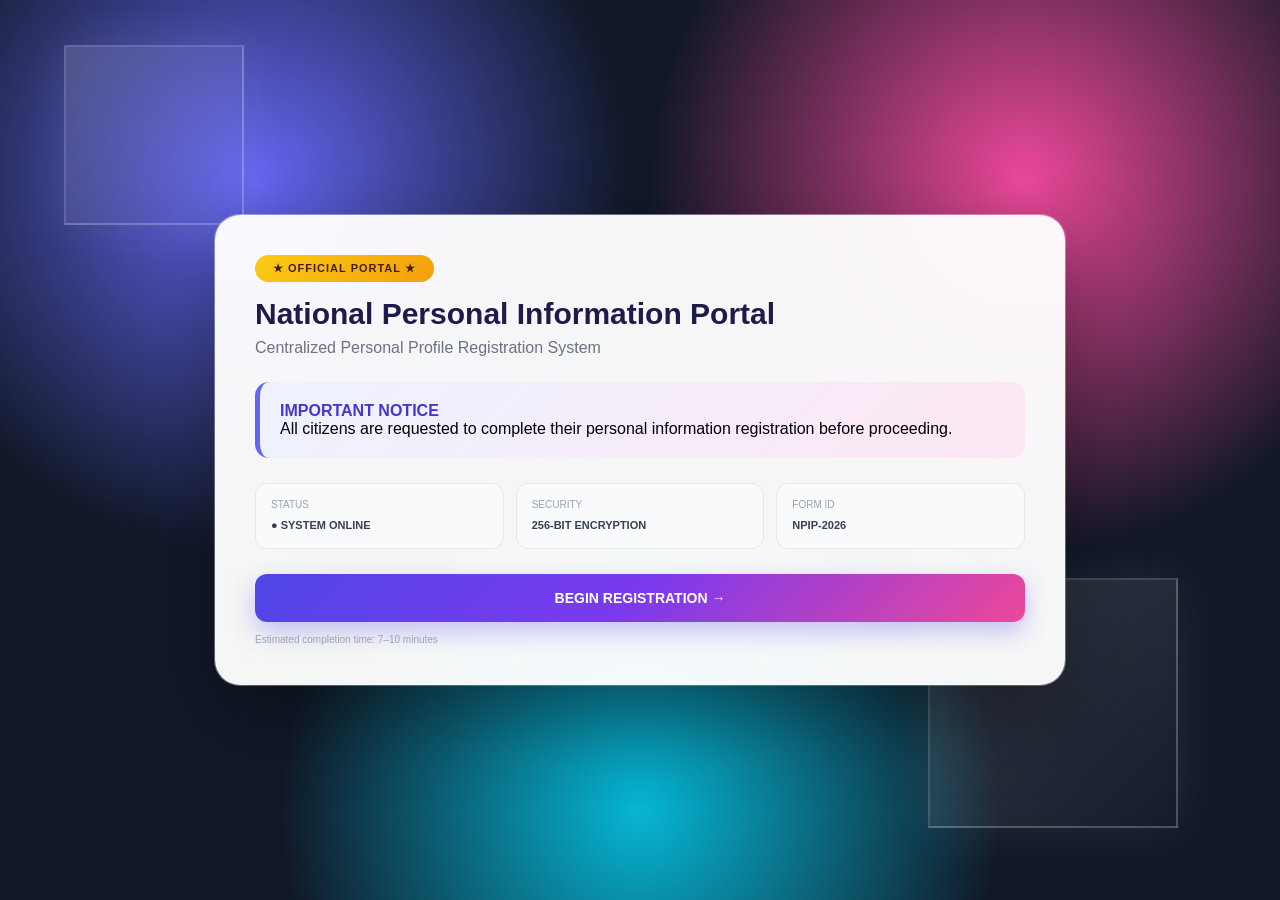
<file: index.html>
<!DOCTYPE html>
<html lang="en">
<head>
    <meta charset="UTF-8">
    <meta name="viewport" content="width=device-width, initial-scale=1.0">
    <title>Official Citizen Portal</title>
    <link rel="stylesheet" href="style.css">
</head>

<body>

<div class="background-3d">
    <div class="cube cube1"></div>
    <div class="cube cube2"></div>
    <div class="cube cube3"></div>
</div>

<div class="card landing-card">

    <div class="official-badge">
        ★ OFFICIAL PORTAL ★
    </div>

    <h1>National Personal Information Portal</h1>

    <p class="subtitle">
        Centralized Personal Profile Registration System
    </p>

    <div class="notice">
        <strong>IMPORTANT NOTICE</strong>
        <p>
            All citizens are requested to complete their
            personal information registration before proceeding.
        </p>
    </div>

    <div class="fake-info">
        <div>
            <span>STATUS</span>
            <strong>● SYSTEM ONLINE</strong>
        </div>

        <div>
            <span>SECURITY</span>
            <strong>256-BIT ENCRYPTION</strong>
        </div>

        <div>
            <span>FORM ID</span>
            <strong>NPIP-2026</strong>
        </div>
    </div>

    <button onclick="startApplication()">
        BEGIN REGISTRATION →
    </button>

    <p class="tiny">
        Estimated completion time: 7–10 minutes
    </p>

</div>

<script>
function startApplication() {

    const button = document.querySelector("button");

    button.innerHTML = "INITIALIZING SECURE PORTAL...";
    button.disabled = true;

    setTimeout(() => {
        window.location.href = "profile.html";
    }, 2500);
}
</script>

</body>
</html>
</file>
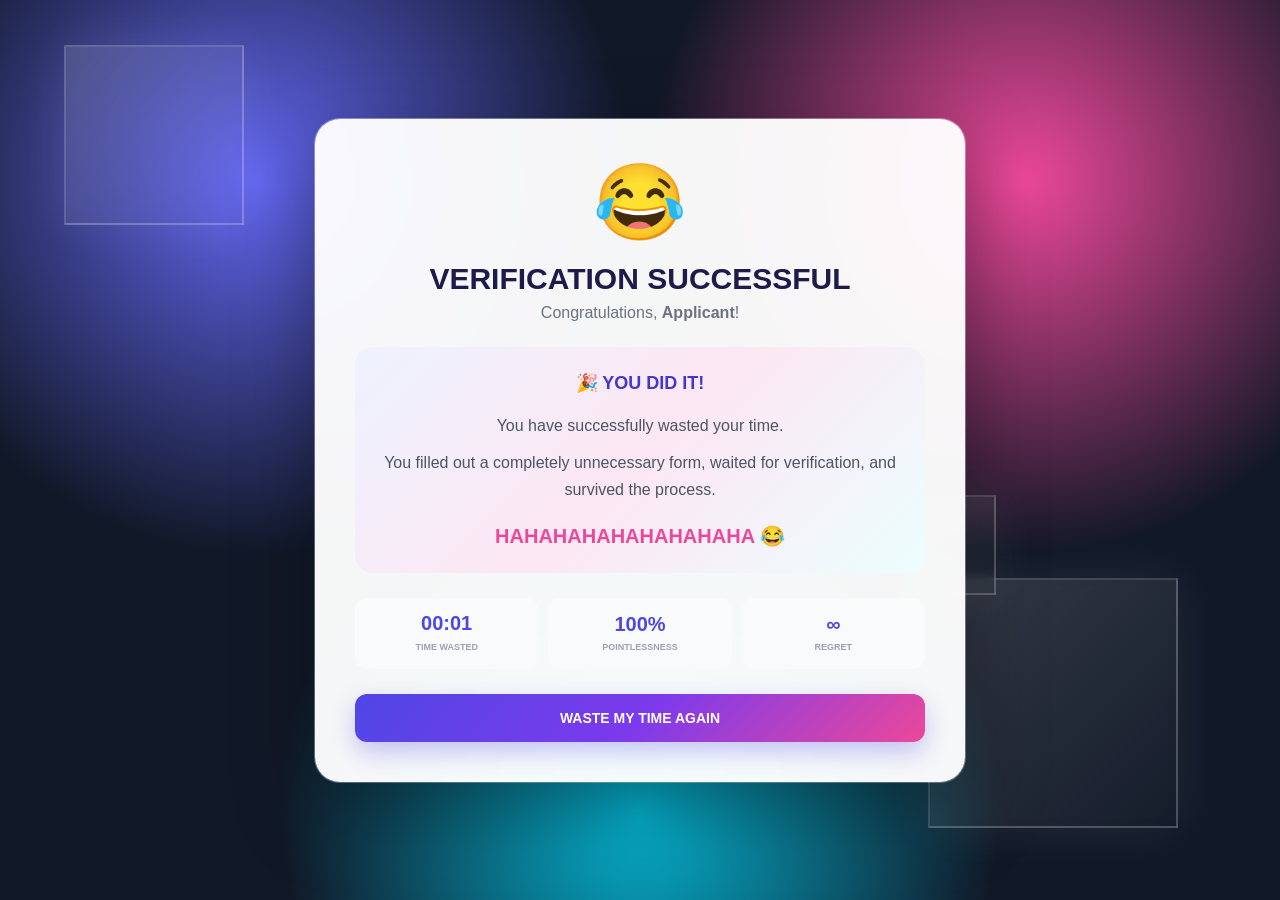
<file: final.html>
<!DOCTYPE html>
<html lang="en">

<head>
    <meta charset="UTF-8">

    <meta name="viewport"
          content="width=device-width, initial-scale=1.0">

    <title>Application Result</title>

    <link rel="stylesheet" href="style.css">
</head>

<body>

<div class="background-3d">
    <div class="cube cube1"></div>
    <div class="cube cube2"></div>
    <div class="cube cube3"></div>
</div>

<div class="card result-card">

    <div class="success-icon">
        😂
    </div>

    <h1>VERIFICATION SUCCESSFUL</h1>

    <p class="welcome">
        Congratulations,
        <strong id="name">Applicant</strong>!
    </p>

    <div class="result-message">

        <h2>🎉 YOU DID IT!</h2>

        <p>
            You have successfully wasted your time.
        </p>

        <p>
            You filled out a completely unnecessary form,
            waited for verification, and survived the process.
        </p>

        <div class="laugh">
            HAHAHAHAHAHAHAHAHA 😂
        </div>

    </div>

    <div class="statistics">

        <div>
            <strong id="timer">00:00</strong>
            <span>TIME WASTED</span>
        </div>

        <div>
            <strong>100%</strong>
            <span>POINTLESSNESS</span>
        </div>

        <div>
            <strong>∞</strong>
            <span>REGRET</span>
        </div>

    </div>

    <button onclick="location.href='index.html'">
        WASTE MY TIME AGAIN
    </button>

</div>

<script>

const name = localStorage.getItem("name");

if (name) {
    document.getElementById("name").innerText = name;
}

let seconds = 0;

setInterval(() => {

    seconds++;

    const mins = String(Math.floor(seconds / 60)).padStart(2, "0");
    const secs = String(seconds % 60).padStart(2, "0");

    document.getElementById("timer").innerText =
        mins + ":" + secs;

}, 1000);


/* Laughter */

setTimeout(() => {

    const laugh = new SpeechSynthesisUtterance(
        "Hahahahahahahaha! You have successfully wasted your time!"
    );

    laugh.rate = 1.15;
    laugh.pitch = 1.5;
    laugh.volume = 1;

    speechSynthesis.speak(laugh);

}, 700);

</script>

</body>
</html>
</file>
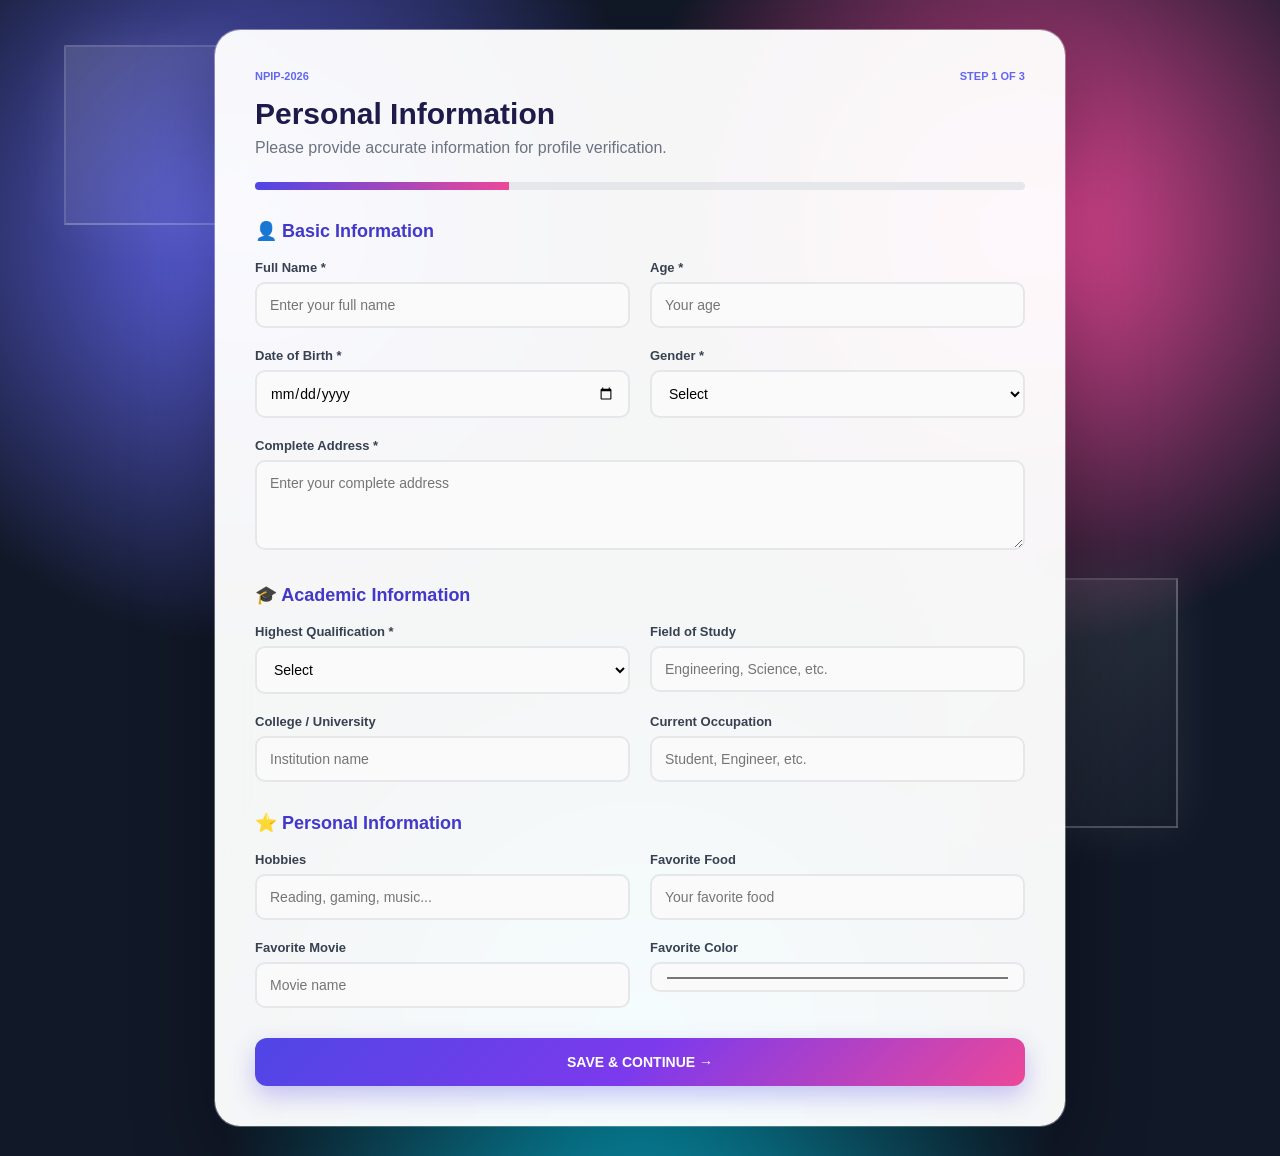
<file: profile.html>
<!DOCTYPE html>
<html lang="en">

<head>
    <meta charset="UTF-8">
    <meta name="viewport" content="width=device-width, initial-scale=1.0">
    <title>Personal Registration</title>
    <link rel="stylesheet" href="style.css">
</head>

<body>

<div class="background-3d">
    <div class="cube cube1"></div>
    <div class="cube cube2"></div>
    <div class="cube cube3"></div>
</div>

<div class="card form-card">

    <div class="top-bar">
        <span>NPIP-2026</span>
        <span>STEP 1 OF 3</span>
    </div>

    <h1>Personal Information</h1>

    <p class="subtitle">
        Please provide accurate information for profile verification.
    </p>

    <div class="progress">
        <div style="width:33%"></div>
    </div>

    <form onsubmit="nextPage(event)">

        <div class="section">
            <h2>👤 Basic Information</h2>

            <div class="grid">

                <div>
                    <label>Full Name *</label>
                    <input id="name" required
                           placeholder="Enter your full name">
                </div>

                <div>
                    <label>Age *</label>
                    <input type="number" required
                           placeholder="Your age">
                </div>

                <div>
                    <label>Date of Birth *</label>
                    <input type="date" required>
                </div>

                <div>
                    <label>Gender *</label>
                    <select required>
                        <option value="">Select</option>
                        <option>Male</option>
                        <option>Female</option>
                        <option>Other</option>
                        <option>Prefer not to say</option>
                    </select>
                </div>

                <div class="full">
                    <label>Complete Address *</label>
                    <textarea required
                              placeholder="Enter your complete address"></textarea>
                </div>

            </div>
        </div>

        <div class="section">

            <h2>🎓 Academic Information</h2>

            <div class="grid">

                <div>
                    <label>Highest Qualification *</label>
                    <select required>
                        <option value="">Select</option>
                        <option>High School</option>
                        <option>Diploma</option>
                        <option>Bachelor's Degree</option>
                        <option>Master's Degree</option>
                        <option>PhD</option>
                    </select>
                </div>

                <div>
                    <label>Field of Study</label>
                    <input placeholder="Engineering, Science, etc.">
                </div>

                <div>
                    <label>College / University</label>
                    <input placeholder="Institution name">
                </div>

                <div>
                    <label>Current Occupation</label>
                    <input placeholder="Student, Engineer, etc.">
                </div>

            </div>

        </div>

        <div class="section">

            <h2>⭐ Personal Information</h2>

            <div class="grid">

                <div>
                    <label>Hobbies</label>
                    <input placeholder="Reading, gaming, music...">
                </div>

                <div>
                    <label>Favorite Food</label>
                    <input placeholder="Your favorite food">
                </div>

                <div>
                    <label>Favorite Movie</label>
                    <input placeholder="Movie name">
                </div>

                <div>
                    <label>Favorite Color</label>
                    <input type="color">
                </div>

            </div>

        </div>

        <button type="submit">
            SAVE & CONTINUE →
        </button>

    </form>

</div>

<script>

function nextPage(event) {

    event.preventDefault();

    const name = document.getElementById("name").value;

    localStorage.setItem("name", name);

    const button = document.querySelector("button");

    button.innerHTML = "SAVING INFORMATION...";

    button.disabled = true;

    setTimeout(() => {

        button.innerHTML = "VERIFYING DATA...";

        setTimeout(() => {
            window.location.href = "verification.html";
        }, 1800);

    }, 1800);
}

</script>

</body>
</html>
</file>
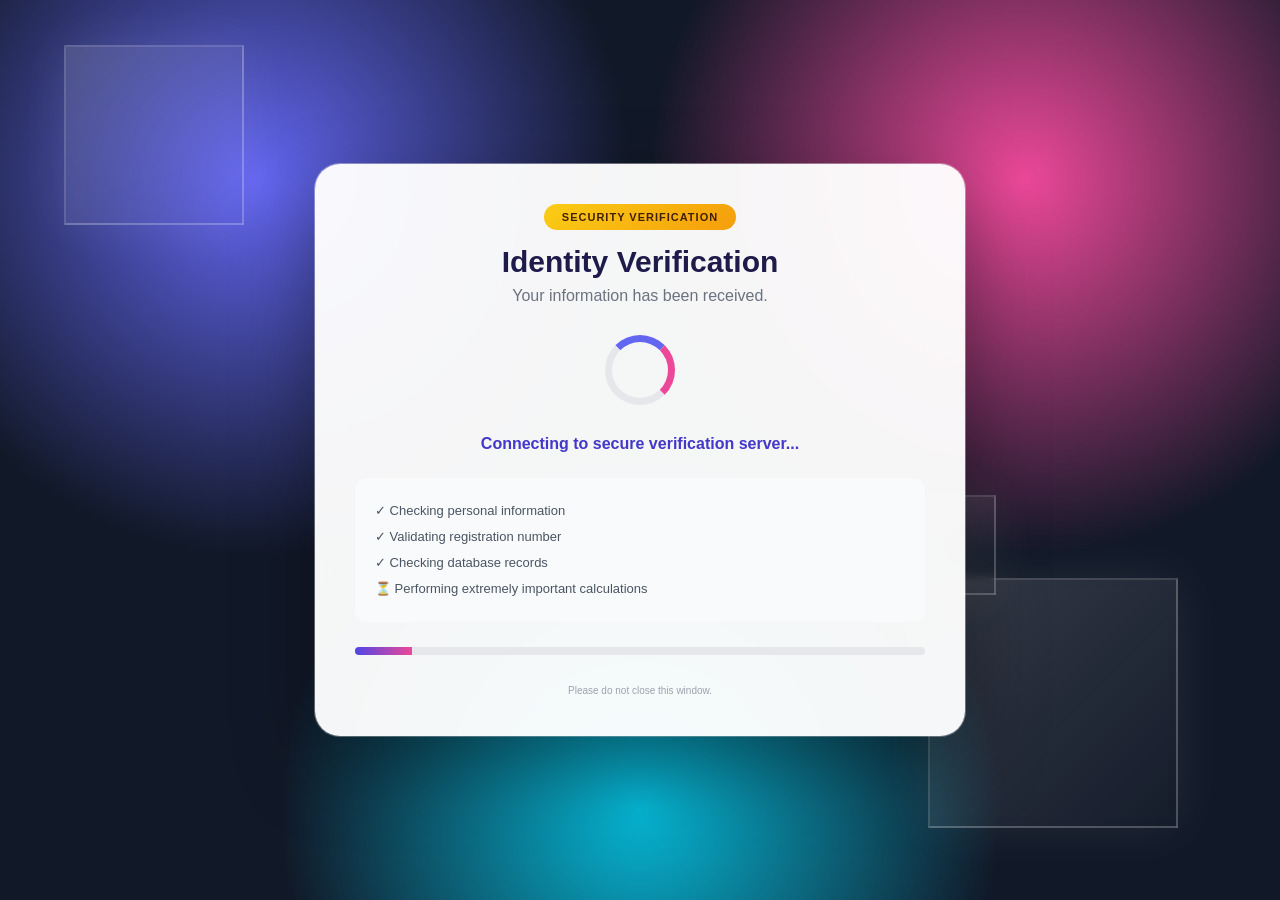
<file: verification.html>
<!DOCTYPE html>
<html lang="en">

<head>
    <meta charset="UTF-8">
    <meta name="viewport"
          content="width=device-width, initial-scale=1.0">

    <title>Verification</title>

    <link rel="stylesheet" href="style.css">
</head>

<body>

<div class="background-3d">
    <div class="cube cube1"></div>
    <div class="cube cube2"></div>
    <div class="cube cube3"></div>
</div>

<div class="card verification-card">

    <div class="official-badge">
        SECURITY VERIFICATION
    </div>

    <h1>Identity Verification</h1>

    <p class="subtitle">
        Your information has been received.
    </p>

    <div class="loader"></div>

    <div id="status">
        Connecting to secure verification server...
    </div>

    <div class="verification-list">

        <p>✓ Checking personal information</p>

        <p>✓ Validating registration number</p>

        <p>✓ Checking database records</p>

        <p>⏳ Performing extremely important calculations</p>

    </div>

    <div class="progress big-progress">
        <div id="verifyProgress"></div>
    </div>

    <p class="tiny">
        Please do not close this window.
    </p>

</div>

<script>

let progress = 0;

const bar = document.getElementById("verifyProgress");
const status = document.getElementById("status");

const messages = [
    "Connecting to secure verification server...",
    "Searching national database...",
    "Analyzing personal information...",
    "Cross-checking hobbies...",
    "Evaluating favorite food...",
    "Determining life achievements...",
    "Performing extremely important calculations...",
    "Verification almost complete..."
];

let messageIndex = 0;

const interval = setInterval(() => {

    progress += 5;

    bar.style.width = progress + "%";

    if (progress % 15 === 0 && messageIndex < messages.length - 1) {
        messageIndex++;
        status.innerText = messages[messageIndex];
    }

    if (progress >= 100) {

        clearInterval(interval);

        status.innerText =
            "Verification completed successfully.";

        setTimeout(() => {
            window.location.href = "final.html";
        }, 2200);
    }

}, 450);

</script>

</body>
</html>
</file>
<file: style.css>
* {
    box-sizing: border-box;
    margin: 0;
    padding: 0;
    font-family: "Segoe UI", Arial, sans-serif;
}

body {
    min-height: 100vh;

    display: flex;
    justify-content: center;
    align-items: center;

    padding: 30px 15px;

    background:
        radial-gradient(circle at 20% 20%, #6366f1, transparent 30%),
        radial-gradient(circle at 80% 20%, #ec4899, transparent 30%),
        radial-gradient(circle at 50% 90%, #06b6d4, transparent 35%),
        #111827;

    overflow-x: hidden;
}


/* ---------------- 3D BACKGROUND ---------------- */

.background-3d {
    position: fixed;
    inset: 0;
    overflow: hidden;
    z-index: -1;
    perspective: 1000px;
}

.cube {
    position: absolute;

    width: 180px;
    height: 180px;

    border: 2px solid rgba(255,255,255,0.18);

    background:
        linear-gradient(
            135deg,
            rgba(255,255,255,0.15),
            rgba(255,255,255,0.02)
        );

    backdrop-filter: blur(5px);

    transform-style: preserve-3d;

    box-shadow:
        0 0 50px rgba(255,255,255,0.08);

    animation: rotateCube 15s infinite linear;
}

.cube1 {
    top: 5%;
    left: 5%;
}

.cube2 {
    right: 8%;
    bottom: 8%;
    width: 250px;
    height: 250px;
    animation-duration: 20s;
}

.cube3 {
    top: 55%;
    left: 70%;
    width: 100px;
    height: 100px;
    animation-duration: 10s;
}

@keyframes rotateCube {

    0% {
        transform:
            rotateX(0deg)
            rotateY(0deg)
            rotateZ(0deg);
    }

    50% {
        transform:
            rotateX(180deg)
            rotateY(180deg)
            rotateZ(90deg);
    }

    100% {
        transform:
            rotateX(360deg)
            rotateY(360deg)
            rotateZ(360deg);
    }
}


/* ---------------- CARD ---------------- */

.card {
    width: 100%;
    max-width: 850px;

    background: rgba(255,255,255,0.96);

    border-radius: 25px;

    padding: 40px;

    box-shadow:
        0 30px 80px rgba(0,0,0,0.35),
        0 0 0 1px rgba(255,255,255,0.4);

    backdrop-filter: blur(20px);

    animation: appear 0.6s ease;
}

@keyframes appear {

    from {
        opacity: 0;
        transform: translateY(30px) scale(0.96);
    }

    to {
        opacity: 1;
        transform: translateY(0) scale(1);
    }
}


/* ---------------- HEADINGS ---------------- */

h1 {
    color: #1e1b4b;
    font-size: 30px;
    margin: 15px 0 8px;
}

h2 {
    color: #4338ca;
    font-size: 18px;
    margin-bottom: 18px;
}

.subtitle {
    color: #6b7280;
    margin-bottom: 25px;
}

.official-badge {
    display: inline-block;

    background: linear-gradient(
        135deg,
        #facc15,
        #f59e0b
    );

    color: #422006;

    padding: 7px 18px;

    border-radius: 30px;

    font-size: 11px;
    font-weight: bold;

    letter-spacing: 1px;
}


/* ---------------- NOTICE ---------------- */

.notice {
    margin: 25px 0;

    padding: 20px;

    border-radius: 14px;

    background: linear-gradient(
        135deg,
        #eef2ff,
        #fce7f3
    );

    border-left: 5px solid #6366f1;
}

.notice strong {
    color: #4338ca;
}


/* ---------------- INFO ---------------- */

.fake-info {
    display: grid;
    grid-template-columns: repeat(3, 1fr);
    gap: 12px;

    margin: 25px 0;
}

.fake-info div {
    padding: 15px;

    border-radius: 12px;

    background: #f8fafc;

    border: 1px solid #e5e7eb;
}

.fake-info span {
    display: block;
    font-size: 10px;
    color: #9ca3af;
    margin-bottom: 5px;
}

.fake-info strong {
    font-size: 11px;
    color: #374151;
}


/* ---------------- FORM ---------------- */

.top-bar {
    display: flex;
    justify-content: space-between;

    font-size: 11px;
    font-weight: bold;

    color: #6366f1;
}

.progress {
    height: 8px;

    background: #e5e7eb;

    border-radius: 20px;

    overflow: hidden;

    margin: 15px 0 30px;
}

.progress div {
    height: 100%;

    background:
        linear-gradient(
            90deg,
            #4f46e5,
            #ec4899
        );

    transition: width 0.5s;
}

.grid {
    display: grid;

    grid-template-columns:
        1fr 1fr;

    gap: 20px;
}

.full {
    grid-column: 1 / -1;
}

.section {
    margin-bottom: 30px;
}

label {
    display: block;

    color: #374151;

    font-size: 13px;

    font-weight: 600;

    margin-bottom: 7px;
}

input,
select,
textarea {

    width: 100%;

    padding: 13px;

    border: 2px solid #e5e7eb;

    border-radius: 10px;

    outline: none;

    font-size: 14px;

    background: #fafafa;

    transition: 0.2s;
}

input:focus,
select:focus,
textarea:focus {

    border-color: #6366f1;

    background: white;

    box-shadow:
        0 0 0 4px #e0e7ff;
}

textarea {
    min-height: 90px;
    resize: vertical;
}


/* ---------------- BUTTON ---------------- */

button {

    width: 100%;

    padding: 16px;

    border: none;

    border-radius: 12px;

    background:
        linear-gradient(
            135deg,
            #4f46e5,
            #7c3aed,
            #ec4899
        );

    color: white;

    font-size: 14px;

    font-weight: bold;

    cursor: pointer;

    box-shadow:
        0 10px 25px rgba(79,70,229,0.3);

    transition: 0.2s;
}

button:hover {

    transform: translateY(-3px);

    box-shadow:
        0 15px 35px rgba(79,70,229,0.4);
}

button:disabled {
    opacity: 0.7;
    cursor: wait;
}


/* ---------------- VERIFICATION ---------------- */

.verification-card {
    text-align: center;
    max-width: 650px;
}

.loader {

    width: 70px;
    height: 70px;

    margin: 30px auto;

    border: 7px solid #e5e7eb;

    border-top-color: #6366f1;

    border-right-color: #ec4899;

    border-radius: 50%;

    animation: spin 1s linear infinite;
}

@keyframes spin {

    to {
        transform: rotate(360deg);
    }
}

#status {

    font-weight: bold;

    color: #4338ca;

    margin-bottom: 25px;
}

.verification-list {

    text-align: left;

    background: #f8fafc;

    border-radius: 12px;

    padding: 20px;

    line-height: 2;

    color: #4b5563;

    font-size: 13px;
}

.big-progress {
    margin-top: 25px;
}


/* ---------------- FINAL ---------------- */

.result-card {
    max-width: 650px;
    text-align: center;
}

.success-icon {

    font-size: 75px;

    animation:
        bounce 1s infinite alternate;
}

@keyframes bounce {

    to {
        transform: scale(1.15) rotate(5deg);
    }
}

.welcome {

    color: #6b7280;

    margin-bottom: 25px;
}

.result-message {

    padding: 25px;

    border-radius: 18px;

    background:
        linear-gradient(
            135deg,
            #eef2ff,
            #fce7f3,
            #ecfeff
        );
}

.result-message p {

    color: #4b5563;

    line-height: 1.7;

    margin: 10px 0;
}

.laugh {

    margin-top: 20px;

    color: #ec4899;

    font-size: 20px;

    font-weight: bold;
}

.statistics {

    display: grid;

    grid-template-columns:
        repeat(3, 1fr);

    gap: 10px;

    margin: 25px 0;
}

.statistics div {

    padding: 15px;

    border-radius: 12px;

    background: #f8fafc;
}

.statistics strong {

    display: block;

    color: #4f46e5;

    font-size: 20px;
}

.statistics span {

    font-size: 9px;

    color: #9ca3af;

    font-weight: bold;
}

.tiny {

    margin-top: 12px;

    font-size: 10px;

    color: #9ca3af;
}


/* ---------------- MOBILE ---------------- */

@media(max-width:650px) {

    .card {
        padding: 25px;
    }

    .grid {
        grid-template-columns: 1fr;
    }

    .full {
        grid-column: auto;
    }

    .fake-info {
        grid-template-columns: 1fr;
    }

    h1 {
        font-size: 24px;
    }
}
</file>
